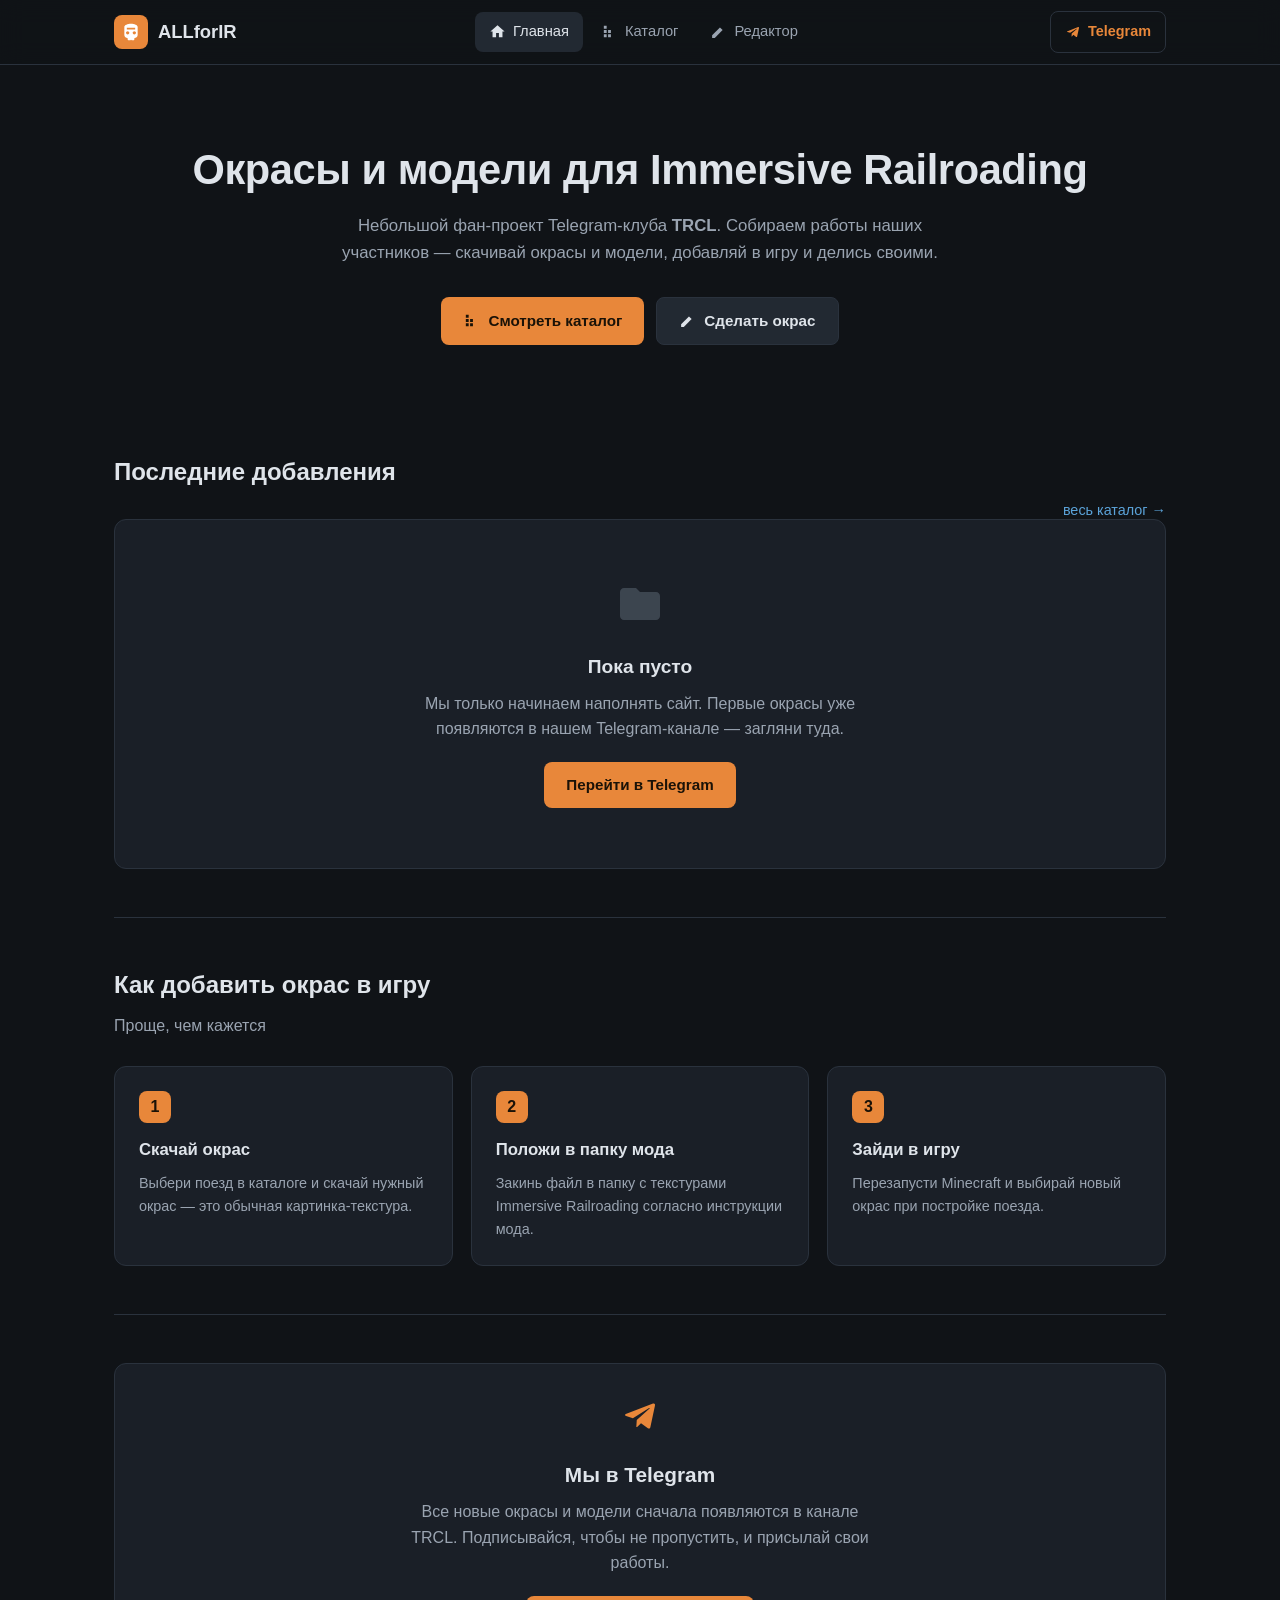
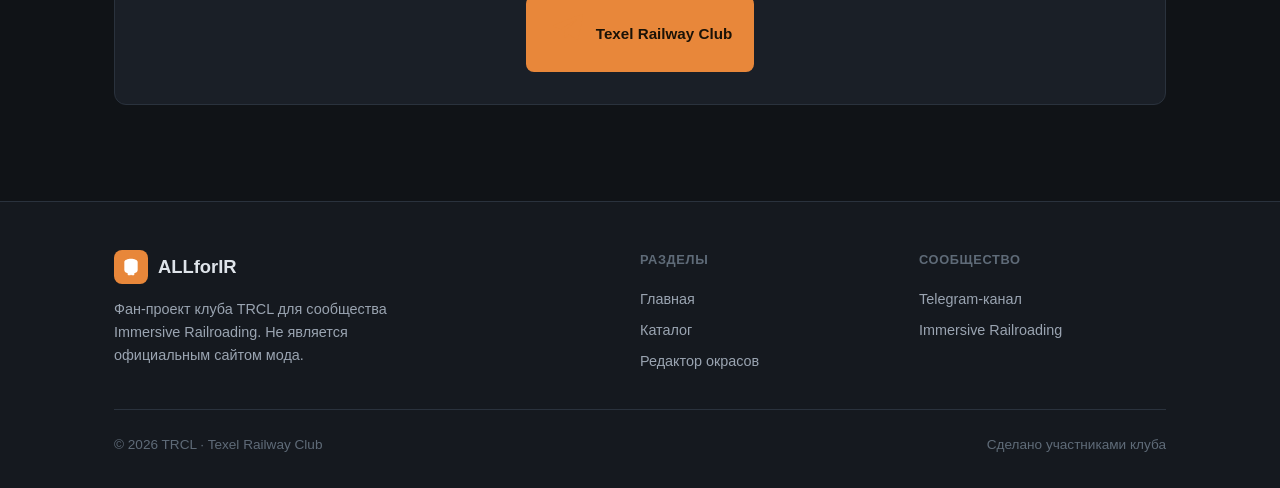
<file: index.html>
<!DOCTYPE html>
<html lang="ru">
<head>
<meta charset="UTF-8">
<meta name="viewport" content="width=device-width, initial-scale=1.0">
<title>ALLforIR — окрасы и модели для Immersive Railroading</title>
<meta name="description" content="Фан-проект клуба TRCL. Окрасы и модели для мода Immersive Railroading от участников сообщества.">
<link rel="stylesheet" href="css/main.css">
</head>
<body>
<header class="header"><div class="container header-inner">
<a href="/" class="logo"><div class="logo-icon"><svg viewBox="0 0 24 24"><path d="M12 2C8 2 4 3.5 4 6v9.5C4 17.5 6 19 8 19.5V21c0 .5.5 1 1 1h2c.5 0 1-.5 1-1v-1h0v1c0 .5.5 1 1 1h2c.5 0 1-.5 1-1v-1.5c2-.5 4-2 4-4V6c0-2.5-4-4-8-4zm-4 13c-1 0-2-1-2-2s1-2 2-2 2 1 2 2-1 2-2 2zm8 0c-1 0-2-1-2-2s1-2 2-2 2 1 2 2-1 2-2 2zm1-6H7V7h10v5z"/></svg></div><span>ALLforIR</span></a>
<nav class="nav">
<a href="/" class="nav-link active"><svg viewBox="0 0 24 24"><path d="M10 20v-6h4v6h5v-8h3L12 3 2 12h3v8z"/></svg>Главная</a>
<a href="/catalog.html" class="nav-link"><svg viewBox="0 0 24 24"><path d="M4 8h4V4H4v4zm6 12h4v-4h-4v4zm-6 0h4v-4H4v4zm0-6h4v-4H4v4zm6 0h4v-4h-4v4z"/></svg>Каталог</a>
<a href="/editor.html" class="nav-link"><svg viewBox="0 0 24 24"><path d="M3 17.25V21h3.75L17.81 9.94l-3.75-3.75L3 17.25z"/></svg>Редактор</a>
</nav>
<a href="https://t.me/Texel_railway_club" target="_blank" rel="noopener" class="nav-tg"><svg viewBox="0 0 24 24"><path d="M9.78 18.65l.28-4.23 7.68-6.92c.34-.31-.07-.46-.52-.19L7.74 13.3 3.64 12c-.88-.25-.89-.86.2-1.3l15.97-6.16c.73-.33 1.43.18 1.15 1.3l-2.72 12.81c-.19.91-.74 1.13-1.5.71l-4.14-3.06-1.99 1.93c-.23.23-.42.42-.83.42z"/></svg>Telegram</a>
</div></header>

<section class="hero"><div class="container">
<h1>Окрасы и модели для Immersive Railroading</h1>
<p>Небольшой фан-проект Telegram-клуба <strong>TRCL</strong>. Собираем работы наших участников — скачивай окрасы и модели, добавляй в игру и делись своими.</p>
<div class="hero-buttons">
<a href="/catalog.html" class="btn btn-primary"><svg viewBox="0 0 24 24"><path d="M4 8h4V4H4v4zm6 12h4v-4h-4v4zm-6 0h4v-4H4v4zm0-6h4v-4H4v4zm6 0h4v-4h-4v4z"/></svg>Смотреть каталог</a>
<a href="/editor.html" class="btn btn-secondary"><svg viewBox="0 0 24 24"><path d="M3 17.25V21h3.75L17.81 9.94l-3.75-3.75L3 17.25z"/></svg>Сделать окрас</a>
</div>
</div></section>

<div class="container">
<section class="section">
<div class="section-header"><h2>Последние добавления</h2><a href="/catalog.html" class="section-link">весь каталог →</a></div>
<div id="recentItems"><div class="loader"><div class="loader-spinner"></div></div></div>
</section>

<section class="section">
<div class="section-header"><h2>Как добавить окрас в игру</h2><p>Проще, чем кажется</p></div>
<div class="steps">
<div class="step"><div class="step-num">1</div><h3>Скачай окрас</h3><p>Выбери поезд в каталоге и скачай нужный окрас — это обычная картинка-текстура.</p></div>
<div class="step"><div class="step-num">2</div><h3>Положи в папку мода</h3><p>Закинь файл в папку с текстурами Immersive Railroading согласно инструкции мода.</p></div>
<div class="step"><div class="step-num">3</div><h3>Зайди в игру</h3><p>Перезапусти Minecraft и выбирай новый окрас при постройке поезда.</p></div>
</div>
</section>

<section class="section">
<div class="tg-banner">
<svg viewBox="0 0 24 24"><path d="M9.78 18.65l.28-4.23 7.68-6.92c.34-.31-.07-.46-.52-.19L7.74 13.3 3.64 12c-.88-.25-.89-.86.2-1.3l15.97-6.16c.73-.33 1.43.18 1.15 1.3l-2.72 12.81c-.19.91-.74 1.13-1.5.71l-4.14-3.06-1.99 1.93c-.23.23-.42.42-.83.42z"/></svg>
<h3>Мы в Telegram</h3>
<p>Все новые окрасы и модели сначала появляются в канале TRCL. Подписывайся, чтобы не пропустить, и присылай свои работы.</p>
<a href="https://t.me/Texel_railway_club" target="_blank" rel="noopener" class="btn btn-primary"><svg viewBox="0 0 24 24"><path d="M9.78 18.65l.28-4.23 7.68-6.92c.34-.31-.07-.46-.52-.19L7.74 13.3 3.64 12c-.88-.25-.89-.86.2-1.3l15.97-6.16c.73-.33 1.43.18 1.15 1.3l-2.72 12.81c-.19.91-.74 1.13-1.5.71l-4.14-3.06-1.99 1.93c-.23.23-.42.42-.83.42z"/></svg>Texel Railway Club</a>
</div>
</section>
</div>

<footer class="footer"><div class="container">
<div class="footer-grid">
<div class="footer-brand">
<a href="/" class="logo"><div class="logo-icon"><svg viewBox="0 0 24 24"><path d="M12 2C8 2 4 3.5 4 6v9.5C4 17.5 6 19 8 19.5V21c0 .5.5 1 1 1h2c.5 0 1-.5 1-1v-1h0v1c0 .5.5 1 1 1h2c.5 0 1-.5 1-1v-1.5c2-.5 4-2 4-4V6c0-2.5-4-4-8-4z"/></svg></div><span>ALLforIR</span></a>
<p>Фан-проект клуба TRCL для сообщества Immersive Railroading. Не является официальным сайтом мода.</p>
</div>
<div class="footer-column"><h4>Разделы</h4><ul class="footer-links"><li><a href="/">Главная</a></li><li><a href="/catalog.html">Каталог</a></li><li><a href="/editor.html">Редактор окрасов</a></li></ul></div>
<div class="footer-column"><h4>Сообщество</h4><ul class="footer-links"><li><a href="https://t.me/Texel_railway_club" target="_blank" rel="noopener">Telegram-канал</a></li><li><a href="https://www.curseforge.com/minecraft/mc-mods/immersive-railroading" target="_blank" rel="noopener">Immersive Railroading</a></li></ul></div>
</div>
<div class="footer-bottom"><p>© 2026 TRCL · Texel Railway Club</p><p>Сделано участниками клуба</p></div>
</div></footer>

<div class="toast-container" id="toastContainer"></div>
<script src="js/app.js"></script>
<script src="js/index.js"></script>
</body>
</html>
</file>
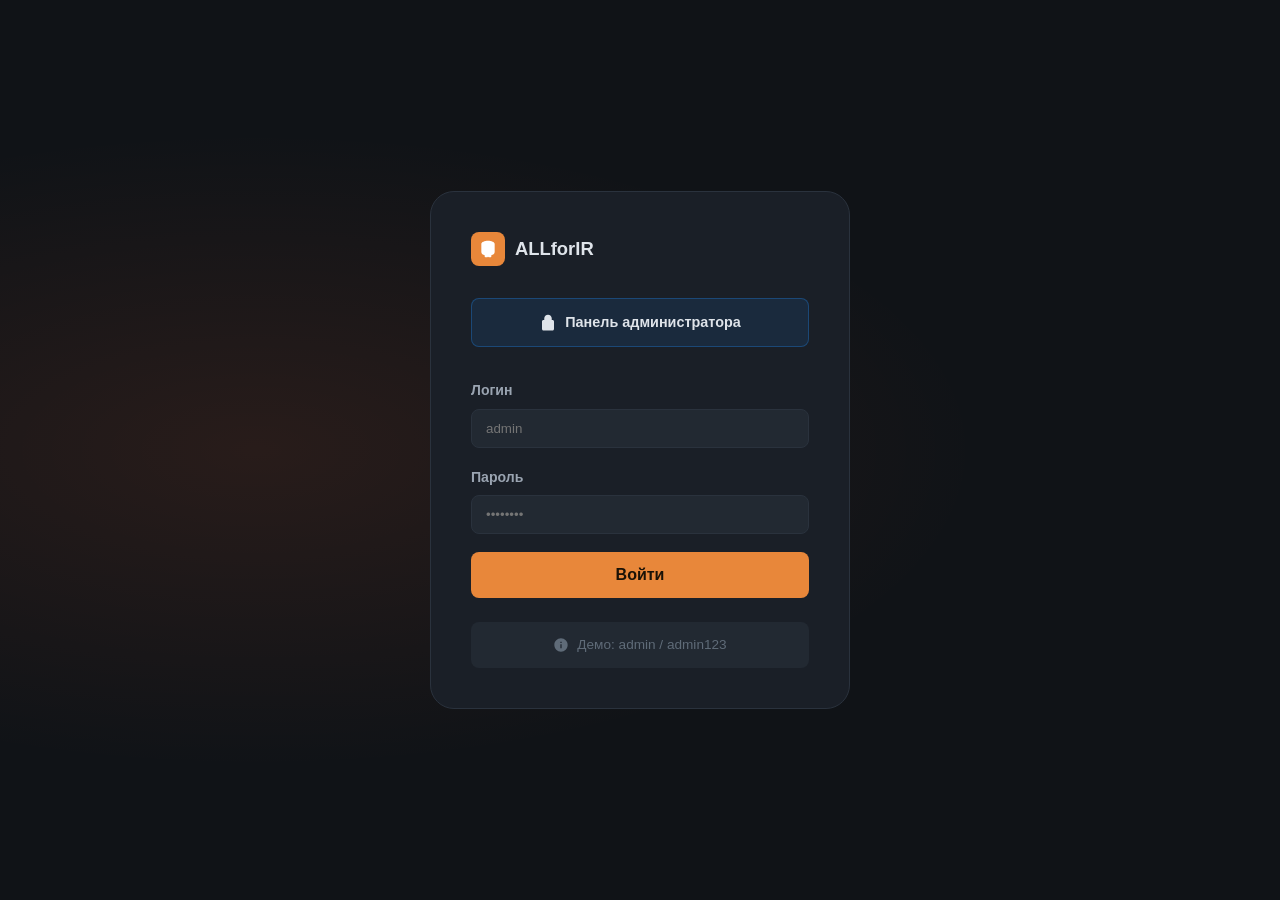
<file: admin/index.html>
<!DOCTYPE html>
<html lang="ru">
<head>
<meta charset="UTF-8">
<meta name="viewport" content="width=device-width, initial-scale=1.0">
<title>Админ — ALLforIR</title>
<link rel="stylesheet" href="/css/main.css">
<link rel="stylesheet" href="/css/admin.css">
</head>
<body>
<div class="login-page"><div class="login-container">
<div class="login-header"><a href="/" class="logo"><div class="logo-icon"><svg viewBox="0 0 24 24"><path d="M12 2C8 2 4 3.5 4 6v9.5C4 17.5 6 19 8 19.5V21c0 .5.5 1 1 1h2c.5 0 1-.5 1-1v-1h0v1c0 .5.5 1 1 1h2c.5 0 1-.5 1-1v-1.5c2-.5 4-2 4-4V6c0-2.5-4-4-8-4z"/></svg></div><div class="logo-text">ALL<span>for</span>IR</div></a></div>
<div class="login-badge"><svg viewBox="0 0 24 24"><path d="M18 8h-1V6c0-2.76-2.24-5-5-5S7 3.24 7 6v2H6c-1.1 0-2 .9-2 2v10c0 1.1.9 2 2 2h12c1.1 0 2-.9 2-2V10c0-1.1-.9-2-2-2z"/></svg>Панель администратора</div>
<form id="loginForm">
<div class="form-group"><label class="form-label">Логин</label><input type="text" class="form-input" id="username" placeholder="admin" required></div>
<div class="form-group"><label class="form-label">Пароль</label><input type="password" class="form-input" id="password" placeholder="••••••••" required></div>
<button type="submit" class="btn btn-primary btn-lg" style="width:100%">Войти</button>
</form>
<div class="login-hint"><svg viewBox="0 0 24 24"><path d="M12 2C6.48 2 2 6.48 2 12s4.48 10 10 10 10-4.48 10-10S17.52 2 12 2zm1 15h-2v-6h2v6zm0-8h-2V7h2v2z"/></svg>Демо: admin / admin123</div>
</div></div>
<div class="toast-container" id="toastContainer"></div>
<script src="/js/app.js"></script>
<script>
document.getElementById('loginForm').addEventListener('submit', function(e) {
    e.preventDefault();
    var u = document.getElementById('username').value.trim();
    var p = document.getElementById('password').value;
    if (u === 'admin' && p === 'admin123') {
        localStorage.setItem('allforir_admin_session', JSON.stringify({token:'s_'+Date.now(),expires:Date.now()+86400000}));
        window.location.href = '/admin/dashboard.html';
    } else {
        alert('Неверный логин или пароль');
    }
});
var s = localStorage.getItem('allforir_admin_session');
if (s) { try { var o = JSON.parse(s); if (o.expires > Date.now()) window.location.href = '/admin/dashboard.html'; } catch(e){} }
</script>
</body>
</html>
</file>
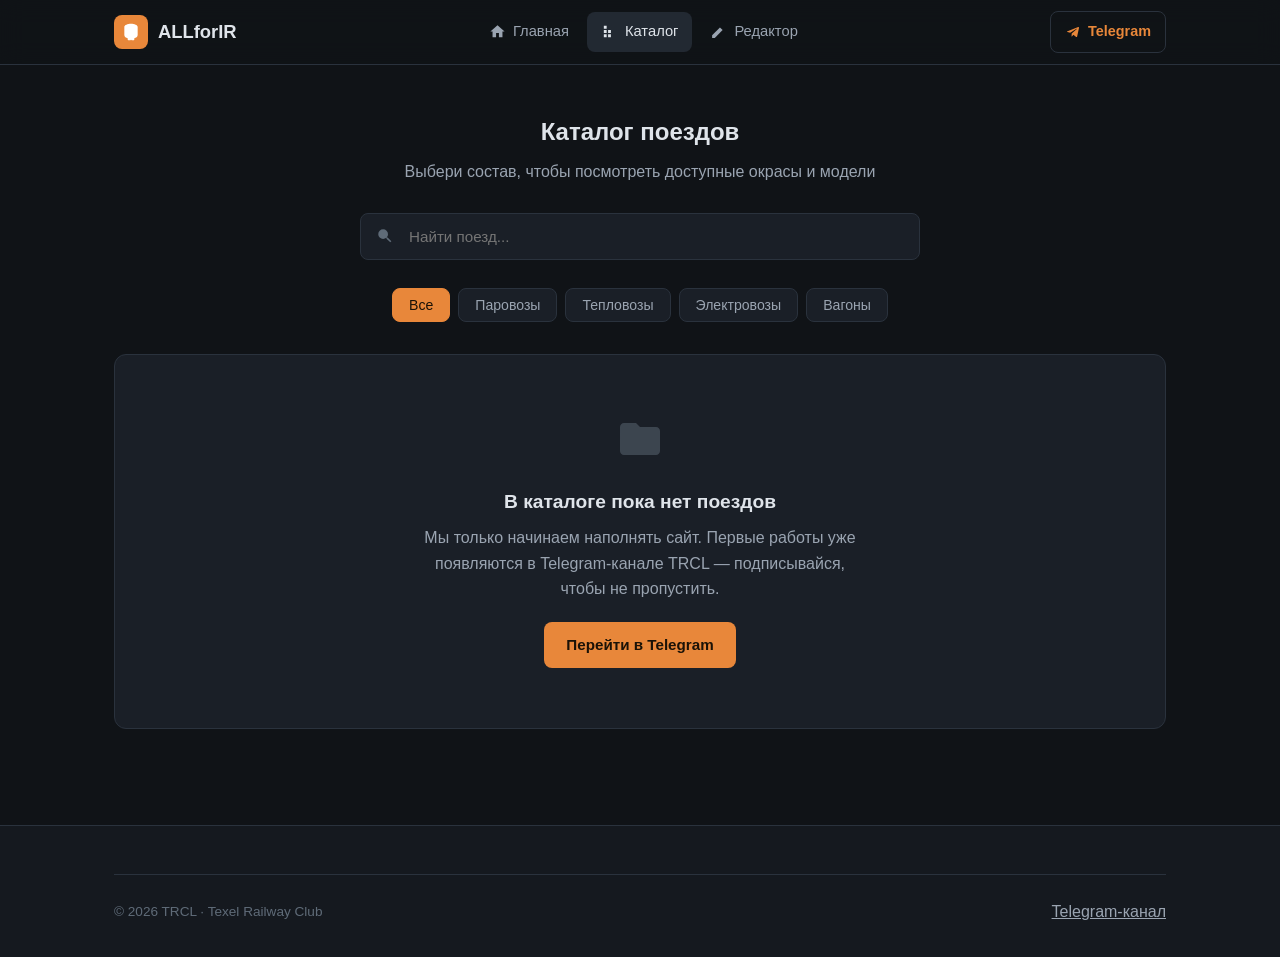
<file: catalog.html>
<!DOCTYPE html>
<html lang="ru">
<head>
<meta charset="UTF-8">
<meta name="viewport" content="width=device-width, initial-scale=1.0">
<title>Каталог — ALLforIR</title>
<link rel="stylesheet" href="css/main.css">
</head>
<body>
<header class="header"><div class="container header-inner">
<a href="/" class="logo"><div class="logo-icon"><svg viewBox="0 0 24 24"><path d="M12 2C8 2 4 3.5 4 6v9.5C4 17.5 6 19 8 19.5V21c0 .5.5 1 1 1h2c.5 0 1-.5 1-1v-1h0v1c0 .5.5 1 1 1h2c.5 0 1-.5 1-1v-1.5c2-.5 4-2 4-4V6c0-2.5-4-4-8-4z"/></svg></div><span>ALLforIR</span></a>
<nav class="nav">
<a href="/" class="nav-link"><svg viewBox="0 0 24 24"><path d="M10 20v-6h4v6h5v-8h3L12 3 2 12h3v8z"/></svg>Главная</a>
<a href="/catalog.html" class="nav-link active"><svg viewBox="0 0 24 24"><path d="M4 8h4V4H4v4zm6 12h4v-4h-4v4zm-6 0h4v-4H4v4zm0-6h4v-4H4v4zm6 0h4v-4h-4v4z"/></svg>Каталог</a>
<a href="/editor.html" class="nav-link"><svg viewBox="0 0 24 24"><path d="M3 17.25V21h3.75L17.81 9.94l-3.75-3.75L3 17.25z"/></svg>Редактор</a>
</nav>
<a href="https://t.me/Texel_railway_club" target="_blank" rel="noopener" class="nav-tg"><svg viewBox="0 0 24 24"><path d="M9.78 18.65l.28-4.23 7.68-6.92c.34-.31-.07-.46-.52-.19L7.74 13.3 3.64 12c-.88-.25-.89-.86.2-1.3l15.97-6.16c.73-.33 1.43.18 1.15 1.3l-2.72 12.81c-.19.91-.74 1.13-1.5.71l-4.14-3.06-1.99 1.93c-.23.23-.42.42-.83.42z"/></svg>Telegram</a>
</div></header>

<section class="catalog"><div class="container">
<div class="section-header" style="text-align:center"><h2>Каталог поездов</h2><p>Выбери состав, чтобы посмотреть доступные окрасы и модели</p></div>
<div class="search-bar"><svg viewBox="0 0 24 24"><path d="M15.5 14h-.79l-.28-.27A6.471 6.471 0 0 0 16 9.5 6.5 6.5 0 1 0 9.5 16c1.61 0 3.09-.59 4.23-1.57l.27.28v.79l5 4.99L20.49 19l-4.99-5z"/></svg><input type="text" id="searchInput" placeholder="Найти поезд..."></div>
<div class="filters">
<button class="filter-btn active" data-category="all">Все</button>
<button class="filter-btn" data-category="steam">Паровозы</button>
<button class="filter-btn" data-category="diesel">Тепловозы</button>
<button class="filter-btn" data-category="electric">Электровозы</button>
<button class="filter-btn" data-category="wagon">Вагоны</button>
</div>
<div class="trains-grid" id="trainsGrid"><div class="loader"><div class="loader-spinner"></div></div></div>
</div></section>

<footer class="footer"><div class="container">
<div class="footer-bottom"><p>© 2026 TRCL · Texel Railway Club</p><a href="https://t.me/Texel_railway_club" target="_blank" rel="noopener" style="color:var(--text-secondary)">Telegram-канал</a></div>
</div></footer>
<div class="toast-container" id="toastContainer"></div>
<script src="js/app.js"></script>
<script src="js/catalog.js"></script>
</body>
</html>
</file>
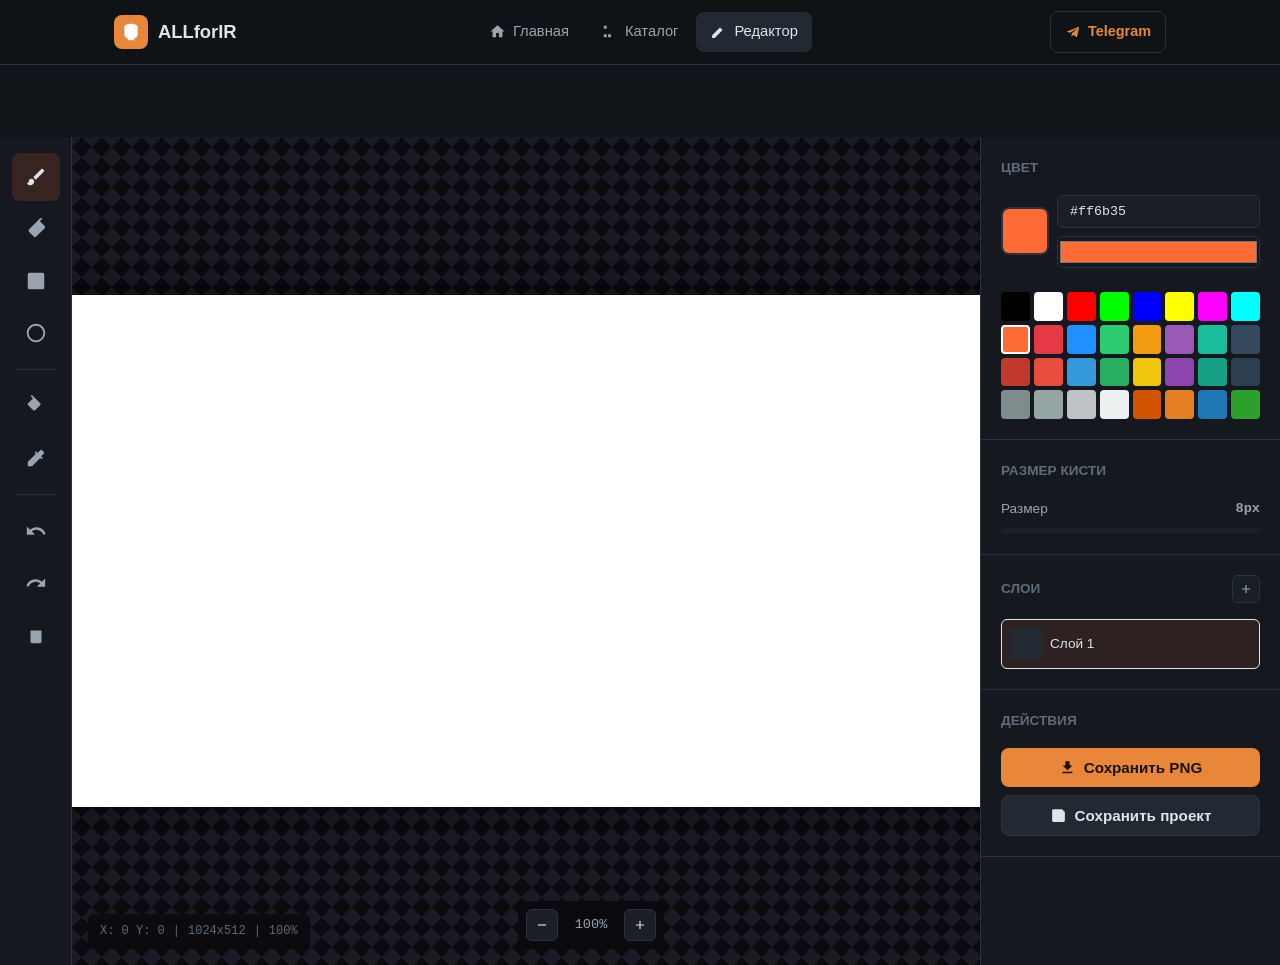
<file: editor.html>
<!DOCTYPE html>
<html lang="ru">
<head>
<meta charset="UTF-8">
<meta name="viewport" content="width=device-width, initial-scale=1.0">
<title>Редактор окрасов — ALLforIR</title>
<link rel="stylesheet" href="css/main.css">
<link rel="stylesheet" href="css/editor.css">
</head>
<body>
<header class="header"><div class="container header-inner">
<a href="/" class="logo"><div class="logo-icon"><svg viewBox="0 0 24 24"><path d="M12 2C8 2 4 3.5 4 6v9.5C4 17.5 6 19 8 19.5V21c0 .5.5 1 1 1h2c.5 0 1-.5 1-1v-1h0v1c0 .5.5 1 1 1h2c.5 0 1-.5 1-1v-1.5c2-.5 4-2 4-4V6c0-2.5-4-4-8-4z"/></svg></div><span>ALLforIR</span></a>
<nav class="nav">
<a href="/" class="nav-link"><svg viewBox="0 0 24 24"><path d="M10 20v-6h4v6h5v-8h3L12 3 2 12h3v8z"/></svg>Главная</a>
<a href="/catalog.html" class="nav-link"><svg viewBox="0 0 24 24"><path d="M4 8h4V4H4v4zm6 12h4v-4h-4v4zm-6 0h4v-4H4v4z"/></svg>Каталог</a>
<a href="/editor.html" class="nav-link active"><svg viewBox="0 0 24 24"><path d="M3 17.25V21h3.75L17.81 9.94l-3.75-3.75L3 17.25z"/></svg>Редактор</a>
</nav>
<a href="https://t.me/Texel_railway_club" target="_blank" rel="noopener" class="nav-tg"><svg viewBox="0 0 24 24"><path d="M9.78 18.65l.28-4.23 7.68-6.92c.34-.31-.07-.46-.52-.19L7.74 13.3 3.64 12c-.88-.25-.89-.86.2-1.3l15.97-6.16c.73-.33 1.43.18 1.15 1.3l-2.72 12.81c-.19.91-.74 1.13-1.5.71l-4.14-3.06-1.99 1.93c-.23.23-.42.42-.83.42z"/></svg>Telegram</a>
</div></header>

<div class="editor-page"><div class="editor-container">
<div class="toolbar">
<button class="tool-btn active" data-tool="brush" data-tooltip="Кисть (B)"><svg viewBox="0 0 24 24"><path d="M7 14c-1.66 0-3 1.34-3 3 0 1.31-1.16 2-2 2 .92 1.22 2.49 2 4 2 2.21 0 4-1.79 4-4 0-1.66-1.34-3-3-3zm13.71-9.37l-1.34-1.34c-.39-.39-1.02-.39-1.41 0L9 12.25 11.75 15l8.96-8.96c.39-.39.39-1.02 0-1.41z"/></svg></button>
<button class="tool-btn" data-tool="eraser" data-tooltip="Ластик (E)"><svg viewBox="0 0 24 24"><path d="M16.24 3.56l4.95 4.94c.78.79.78 2.05 0 2.84L12.29 20.2a2.01 2.01 0 0 1-2.83 0L4.51 15.2c-.78-.78-.78-2.05 0-2.83l11.73-11.7c.78-.79 2.05-.79 2.83 0z"/></svg></button>
<button class="tool-btn" data-tool="rect" data-tooltip="Прямоугольник (R)"><svg viewBox="0 0 24 24"><path d="M3 5v14c0 1.1.89 2 2 2h14c1.1 0 2-.9 2-2V5c0-1.1-.9-2-2-2H5c-1.11 0-2 .9-2 2z"/></svg></button>
<button class="tool-btn" data-tool="circle" data-tooltip="Круг (C)"><svg viewBox="0 0 24 24"><path d="M12 2C6.48 2 2 6.48 2 12s4.48 10 10 10 10-4.48 10-10S17.52 2 12 2zm0 18c-4.42 0-8-3.58-8-8s3.58-8 8-8 8 3.58 8 8-3.58 8-8 8z"/></svg></button>
<div class="toolbar-divider"></div>
<button class="tool-btn" data-tool="fill" data-tooltip="Заливка (F)"><svg viewBox="0 0 24 24"><path d="M16.56 8.94L7.62 0 6.21 1.41l2.38 2.38-5.15 5.15c-.59.59-.59 1.54 0 2.12l5.5 5.5c.29.29.68.44 1.06.44s.77-.15 1.06-.44l5.5-5.5c.59-.58.59-1.53 0-2.12z"/></svg></button>
<button class="tool-btn" data-tool="eyedropper" data-tooltip="Пипетка (I)"><svg viewBox="0 0 24 24"><path d="M20.71 5.63l-2.34-2.34c-.39-.39-1.02-.39-1.41 0l-3.12 3.12-1.93-1.91-1.41 1.41 1.42 1.42L3 16.25V21h4.75l8.94-8.94 1.42 1.42 1.41-1.41-1.92-1.92 3.12-3.12z"/></svg></button>
<div class="toolbar-divider"></div>
<button class="tool-btn" data-action="undo" data-tooltip="Отменить (Ctrl+Z)"><svg viewBox="0 0 24 24"><path d="M12.5 8c-2.65 0-5.05.99-6.9 2.6L2 7v9h9l-3.62-3.62c1.39-1.16 3.16-1.88 5.12-1.88 3.54 0 6.55 2.31 7.6 5.5l2.37-.78C21.08 11.03 17.15 8 12.5 8z"/></svg></button>
<button class="tool-btn" data-action="redo" data-tooltip="Повторить (Ctrl+Y)"><svg viewBox="0 0 24 24"><path d="M18.4 10.6C16.55 8.99 14.15 8 11.5 8c-4.65 0-8.58 3.03-9.96 7.22L3.9 16c1.05-3.19 4.05-5.5 7.6-5.5 1.95 0 3.73.72 5.12 1.88L13 16h9V7l-3.6 3.6z"/></svg></button>
<button class="tool-btn" data-action="clear" data-tooltip="Очистить"><svg viewBox="0 0 24 24"><path d="M6 19c0 1.1.9 2 2 2h8c1.1 0 2-.9 2-2V7H6v12z"/></svg></button>
</div>
<div class="canvas-area" id="canvasArea">
<div class="canvas-wrapper"><canvas id="editorCanvas" width="1024" height="512"></canvas></div>
<div class="canvas-info"><span id="cursorPos">X: 0 Y: 0</span><span>|</span><span>1024x512</span><span>|</span><span id="zoomLevel">100%</span></div>
<div class="zoom-controls">
<button class="zoom-btn" id="zoomOut"><svg viewBox="0 0 24 24"><path d="M19 13H5v-2h14v2z"/></svg></button>
<span class="zoom-value" id="zoomValue">100%</span>
<button class="zoom-btn" id="zoomIn"><svg viewBox="0 0 24 24"><path d="M19 13h-6v6h-2v-6H5v-2h6V5h2v6h6v2z"/></svg></button>
</div>
</div>
<div class="panel">
<div class="panel-section"><div class="panel-header"><span class="panel-title">Цвет</span></div>
<div class="color-picker">
<div class="color-preview"><div class="color-swatch" id="currentColor"><div class="color-fill" style="background:#e8873a"></div></div>
<div class="color-inputs"><input type="text" class="color-hex" id="colorHex" value="#e8873a"><input type="color" id="colorPicker" value="#e8873a"></div>
</div>
<div class="palette" id="palette"></div>
</div></div>
<div class="panel-section"><div class="panel-header"><span class="panel-title">Размер кисти</span></div>
<div class="size-control">
<div class="size-preview"><span>Размер</span><span class="size-value" id="sizeValue">8px</span></div>
<input type="range" class="size-slider" id="sizeSlider" min="1" max="100" value="8">
</div></div>
<div class="panel-section"><div class="panel-header"><span class="panel-title">Слои</span>
<div class="panel-actions"><button class="panel-btn" id="addLayerBtn"><svg viewBox="0 0 24 24"><path d="M19 13h-6v6h-2v-6H5v-2h6V5h2v6h6v2z"/></svg></button></div></div>
<div class="layers-list" id="layersList"></div></div>
<div class="panel-section"><div class="panel-header"><span class="panel-title">Действия</span></div>
<div class="action-buttons">
<button class="btn btn-primary" id="saveBtn"><svg viewBox="0 0 24 24"><path d="M19 9h-4V3H9v6H5l7 7 7-7zM5 18v2h14v-2H5z"/></svg>Сохранить PNG</button>
<button class="btn btn-secondary" id="saveProjectBtn"><svg viewBox="0 0 24 24"><path d="M17 3H5c-1.11 0-2 .9-2 2v14c0 1.1.89 2 2 2h14c1.1 0 2-.9 2-2V7l-4-4z"/></svg>Сохранить проект</button>
</div></div>
</div>
</div></div>
<div class="toast-container" id="toastContainer"></div>
<script src="js/app.js"></script>
<script src="js/editor.js"></script>
</body>
</html>
</file>
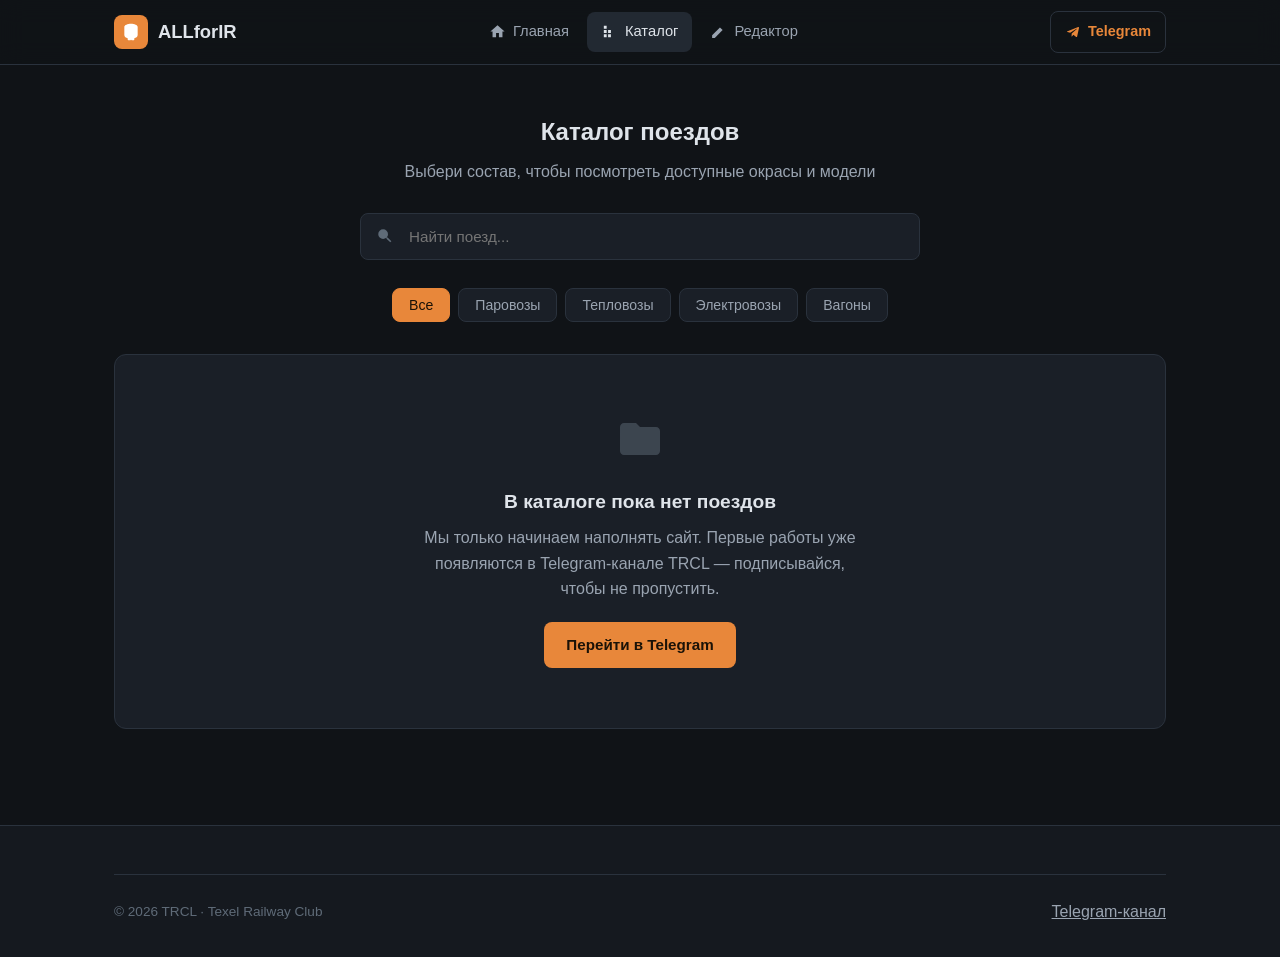
<file: train.html>
<!DOCTYPE html>
<html lang="ru">
<head>
<meta charset="UTF-8">
<meta name="viewport" content="width=device-width, initial-scale=1.0">
<title>Поезд — ALLforIR</title>
<link rel="stylesheet" href="css/main.css">
</head>
<body>
<header class="header"><div class="container header-inner">
<a href="/" class="logo"><div class="logo-icon"><svg viewBox="0 0 24 24"><path d="M12 2C8 2 4 3.5 4 6v9.5C4 17.5 6 19 8 19.5V21c0 .5.5 1 1 1h2c.5 0 1-.5 1-1v-1h0v1c0 .5.5 1 1 1h2c.5 0 1-.5 1-1v-1.5c2-.5 4-2 4-4V6c0-2.5-4-4-8-4z"/></svg></div><span>ALLforIR</span></a>
<nav class="nav">
<a href="/" class="nav-link"><svg viewBox="0 0 24 24"><path d="M10 20v-6h4v6h5v-8h3L12 3 2 12h3v8z"/></svg>Главная</a>
<a href="/catalog.html" class="nav-link"><svg viewBox="0 0 24 24"><path d="M4 8h4V4H4v4zm6 12h4v-4h-4v4zm-6 0h4v-4H4v4z"/></svg>Каталог</a>
<a href="/editor.html" class="nav-link"><svg viewBox="0 0 24 24"><path d="M3 17.25V21h3.75L17.81 9.94l-3.75-3.75L3 17.25z"/></svg>Редактор</a>
</nav>
<a href="https://t.me/Texel_railway_club" target="_blank" rel="noopener" class="nav-tg"><svg viewBox="0 0 24 24"><path d="M9.78 18.65l.28-4.23 7.68-6.92c.34-.31-.07-.46-.52-.19L7.74 13.3 3.64 12c-.88-.25-.89-.86.2-1.3l15.97-6.16c.73-.33 1.43.18 1.15 1.3l-2.72 12.81c-.19.91-.74 1.13-1.5.71l-4.14-3.06-1.99 1.93c-.23.23-.42.42-.83.42z"/></svg>Telegram</a>
</div></header>

<section class="train-page"><div class="container">
<a href="/catalog.html" class="btn btn-ghost" style="margin-bottom:20px;"><svg viewBox="0 0 24 24"><path d="M20 11H7.83l5.59-5.59L12 4l-8 8 8 8 1.41-1.41L7.83 13H20v-2z"/></svg>Назад в каталог</a>
<div class="train-header"><div class="train-info"><h1 id="trainName">Загрузка...</h1><p id="trainDesc"></p></div><div class="train-gallery"><svg viewBox="0 0 24 24" style="width:52px;height:52px;fill:var(--text-muted);opacity:0.4"><path d="M12 2C8 2 4 3.5 4 6v9.5C4 17.5 6 19 8 19.5V21c0 .5.5 1 1 1h2c.5 0 1-.5 1-1v-1h0v1c0 .5.5 1 1 1h2c.5 0 1-.5 1-1v-1.5c2-.5 4-2 4-4V6c0-2.5-4-4-8-4z"/></svg></div></div>
<div class="tabs">
<button class="tab active" data-tab="liveries"><svg viewBox="0 0 24 24"><path d="M12 22C6.49 22 2 17.51 2 12S6.49 2 12 2s10 4.04 10 9c0 3.31-2.69 6-6 6z"/></svg>Окрасы <span class="tab-count" id="liveriesCount">0</span></button>
<button class="tab" data-tab="models"><svg viewBox="0 0 24 24"><path d="M19 3H5c-1.1 0-2 .9-2 2v14c0 1.1.9 2 2 2h14c1.1 0 2-.9 2-2V5c0-1.1-.9-2-2-2z"/></svg>Модели <span class="tab-count" id="modelsCount">0</span></button>
</div>
<div class="items-grid" id="itemsGrid"><div class="loader"><div class="loader-spinner"></div></div></div>
</div></section>

<footer class="footer"><div class="container"><div class="footer-bottom"><p>© 2026 TRCL · Texel Railway Club</p></div></div></footer>
<div class="toast-container" id="toastContainer"></div>
<script src="js/app.js"></script>
<script src="js/train.js"></script>
</body>
</html>
</file>
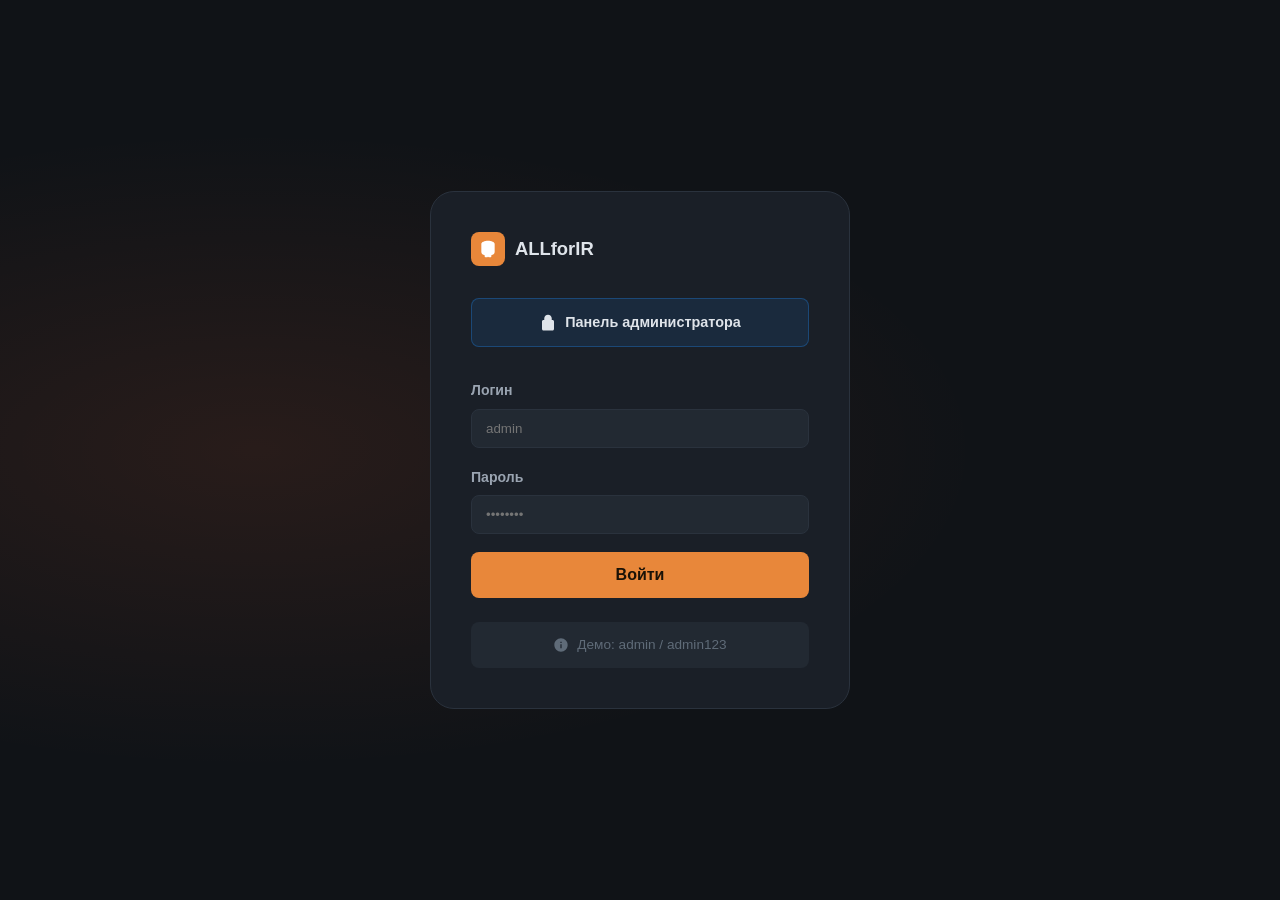
<file: admin/dashboard.html>
<!DOCTYPE html>
<html lang="ru">
<head>
<meta charset="UTF-8">
<meta name="viewport" content="width=device-width, initial-scale=1.0">
<title>Админ-панель — ALLforIR</title>
<link rel="stylesheet" href="/css/main.css">
<link rel="stylesheet" href="/css/admin.css">
</head>
<body>
<div class="dashboard">
<aside class="sidebar">
<div class="sidebar-header"><a href="/" class="logo"><div class="logo-icon"><svg viewBox="0 0 24 24"><path d="M12 2C8 2 4 3.5 4 6v9.5C4 17.5 6 19 8 19.5V21c0 .5.5 1 1 1h2c.5 0 1-.5 1-1v-1h0v1c0 .5.5 1 1 1h2c.5 0 1-.5 1-1v-1.5c2-.5 4-2 4-4V6c0-2.5-4-4-8-4z"/></svg></div><span>ALLforIR</span></a></div>
<nav class="sidebar-nav">
<a href="#overview" class="sidebar-link active" data-section="overview"><svg viewBox="0 0 24 24"><path d="M3 13h8V3H3v10zm0 8h8v-6H3v6zm10 0h8V11h-8v10zm0-18v6h8V3h-8z"/></svg>Обзор</a>
<a href="#trains" class="sidebar-link" data-section="trains"><svg viewBox="0 0 24 24"><path d="M12 2C8 2 4 3.5 4 6v9.5C4 17.5 6 19 8 19.5V21c0 .5.5 1 1 1h2c.5 0 1-.5 1-1v-1h0v1c0 .5.5 1 1 1h2c.5 0 1-.5 1-1v-1.5c2-.5 4-2 4-4V6c0-2.5-4-4-8-4z"/></svg>Поезда</a>
<a href="#debug" class="sidebar-link" data-section="debug"><svg viewBox="0 0 24 24"><path d="M20 8h-2.81c-.45-.78-1.07-1.45-1.82-1.96L17 4.41 15.59 3l-2.17 2.17C12.96 5.06 12.49 5 12 5s-.96.06-1.41.17L8.41 3 7 4.41l1.62 1.63C7.88 6.55 7.26 7.22 6.81 8H4v2h2.09c-.05.33-.09.66-.09 1v1H4v2h2v1c0 .34.04.67.09 1H4v2h2.81c1.04 1.79 2.97 3 5.19 3s4.15-1.21 5.19-3H20v-2h-2.09c.05-.33.09-.66.09-1v-1h2v-2h-2v-1c0-.34-.04-.67-.09-1H20V8z"/></svg>Отладка</a>
</nav>
<div class="sidebar-footer">
<div class="sidebar-user"><div class="sidebar-user-avatar">T</div><div class="sidebar-user-info"><div class="sidebar-user-name">TRCL</div><div class="sidebar-user-role">Админ</div></div></div>
<a href="/" class="sidebar-link"><svg viewBox="0 0 24 24"><path d="M10 20v-6h4v6h5v-8h3L12 3 2 12h3v8z"/></svg>На сайт</a>
<button class="sidebar-link" id="logoutBtn"><svg viewBox="0 0 24 24"><path d="M17 7l-1.41 1.41L18.17 11H8v2h10.17l-2.58 2.58L17 17l5-5z"/></svg>Выйти</button>
</div>
</aside>
<main class="dashboard-main">
<section class="admin-section active" id="section-overview">
<div class="dashboard-header"><div class="dashboard-title"><h1>Панель управления</h1><p>Наполнение сайта ALLforIR</p></div><a href="/" class="btn btn-secondary" target="_blank">Открыть сайт</a></div>
<div class="stats-grid">
<div class="stat-card"><div class="stat-card-header"><div class="stat-card-icon orange"><svg viewBox="0 0 24 24"><path d="M12 2C8 2 4 3.5 4 6v9.5C4 17.5 6 19 8 19.5V21c0 .5.5 1 1 1h2c.5 0 1-.5 1-1v-1h0v1c0 .5.5 1 1 1h2c.5 0 1-.5 1-1v-1.5c2-.5 4-2 4-4V6c0-2.5-4-4-8-4z"/></svg></div></div><div class="stat-card-value" id="statTrains">0</div><div class="stat-card-label">Поездов</div></div>
<div class="stat-card"><div class="stat-card-header"><div class="stat-card-icon blue"><svg viewBox="0 0 24 24"><path d="M12 22C6.49 22 2 17.51 2 12S6.49 2 12 2s10 4.04 10 9c0 3.31-2.69 6-6 6z"/></svg></div></div><div class="stat-card-value" id="statLiveries">0</div><div class="stat-card-label">Окрасов</div></div>
<div class="stat-card"><div class="stat-card-header"><div class="stat-card-icon green"><svg viewBox="0 0 24 24"><path d="M19 3H5c-1.1 0-2 .9-2 2v14c0 1.1.9 2 2 2h14c1.1 0 2-.9 2-2V5c0-1.1-.9-2-2-2z"/></svg></div></div><div class="stat-card-value" id="statModels">0</div><div class="stat-card-label">Моделей</div></div>
<div class="stat-card"><div class="stat-card-header"><div class="stat-card-icon purple"><svg viewBox="0 0 24 24"><path d="M19 9h-4V3H9v6H5l7 7 7-7zM5 18v2h14v-2H5z"/></svg></div></div><div class="stat-card-value" id="statDownloads">0</div><div class="stat-card-label">Скачиваний</div></div>
</div>
</section>
<section class="admin-section" id="section-trains" style="display:none">
<div class="dashboard-header"><div class="dashboard-title"><h1>Поезда</h1><p>Добавляй поезда, к ним потом привяжутся окрасы и модели</p></div><button class="btn btn-primary" id="addTrainBtn"><svg viewBox="0 0 24 24"><path d="M19 13h-6v6h-2v-6H5v-2h6V5h2v6h6v2z"/></svg>Добавить поезд</button></div>
<div class="data-table-card"><table class="data-table"><thead><tr><th>Поезд</th><th>Категория</th><th>Окрасов</th><th>Моделей</th><th>Действия</th></tr></thead><tbody id="trainsTableBody"></tbody></table></div>
</section>
<section class="admin-section" id="section-debug" style="display:none">
<div class="dashboard-header"><div class="dashboard-title"><h1>Отладка</h1><p>Проверка работоспособности сайта</p></div>
<div><button class="btn btn-secondary" id="runTestsBtn"><svg viewBox="0 0 24 24"><path d="M9 16.17L4.83 12l-1.42 1.41L9 19 21 7l-1.41-1.41z"/></svg>Запустить тесты</button> <button class="btn btn-danger" id="clearDebugBtn">Очистить лог</button></div></div>
<div class="stats-grid">
<div class="stat-card"><div class="stat-card-header"><div class="stat-card-icon green"><svg viewBox="0 0 24 24"><path d="M9 16.17L4.83 12l-1.42 1.41L9 19 21 7l-1.41-1.41z"/></svg></div></div><div class="stat-card-value" id="debugPassed">0</div><div class="stat-card-label">Пройдено</div></div>
<div class="stat-card"><div class="stat-card-header"><div class="stat-card-icon purple"><svg viewBox="0 0 24 24"><path d="M12 2C6.48 2 2 6.48 2 12s4.48 10 10 10 10-4.48 10-10S17.52 2 12 2z"/></svg></div></div><div class="stat-card-value" id="debugErrors">0</div><div class="stat-card-label">Ошибок</div></div>
</div>
<div class="debug-panel"><h3><svg viewBox="0 0 24 24"><path d="M20 8h-2.81c-.45-.78-1.07-1.45-1.82-1.96L17 4.41 15.59 3l-2.17 2.17C12.96 5.06 12.49 5 12 5s-.96.06-1.41.17L8.41 3 7 4.41l1.62 1.63C7.88 6.55 7.26 7.22 6.81 8H4v2h2.09c-.05.33-.09.66-.09 1v1H4v2h2v1c0 .34.04.67.09 1H4v2h2.81c1.04 1.79 2.97 3 5.19 3s4.15-1.21 5.19-3H20v-2h-2.09c.05-.33.09-.66.09-1v-1h2v-2h-2v-1c0-.34-.04-.67-.09-1H20V8z"/></svg>Лог</h3><div class="debug-log" id="debugLog"><div class="debug-log-entry"><span class="debug-log-info">Система готова к диагностике</span></div></div></div>
</section>
</main>
</div>
<div class="toast-container" id="toastContainer"></div>
<script src="/js/app.js"></script>
<script src="/js/admin.js"></script>
</body>
</html>
</file>
<file: css/main.css>
*,*::before,*::after{margin:0;padding:0;box-sizing:border-box}
:root{--bg-primary:#101317;--bg-secondary:#15191f;--bg-card:#1a1f27;--bg-elevated:#222932;--border:#2a323d;--border-hover:#3a4552;--text-primary:#dfe4ea;--text-secondary:#9aa4b1;--text-muted:#5f6b78;--accent:#e8873a;--accent-hover:#d97a2e;--link:#5ba3d9;--font-sans:'Inter',-apple-system,sans-serif;--radius-md:8px;--radius-lg:12px;--transition-fast:150ms ease;--transition-normal:250ms ease}
@import url('https://fonts.googleapis.com/css2?family=Inter:wght@400;500;600;700&display=swap');
html{scroll-behavior:smooth}
body{font-family:var(--font-sans);background:var(--bg-primary);color:var(--text-primary);line-height:1.6;min-height:100vh}
::-webkit-scrollbar{width:10px}::-webkit-scrollbar-thumb{background:var(--border-hover)}
::selection{background:var(--accent);color:white}
.container{max-width:1100px;margin:0 auto;padding:0 24px}
a{color:var(--link)}
.header{position:sticky;top:0;z-index:1000;background:rgba(16,19,23,0.95);backdrop-filter:blur(12px);border-bottom:1px solid var(--border)}
.header-inner{display:flex;align-items:center;justify-content:space-between;height:64px;gap:16px}
.logo{display:flex;align-items:center;gap:10px;text-decoration:none;color:var(--text-primary);font-weight:700;font-size:1.15rem}
.logo-icon{width:34px;height:34px;display:flex;align-items:center;justify-content:center;background:var(--accent);border-radius:8px;flex-shrink:0}
.logo-icon svg{width:20px;height:20px;fill:white}
.nav{display:flex;align-items:center;gap:4px}
.nav-link{display:flex;align-items:center;gap:7px;padding:8px 14px;text-decoration:none;color:var(--text-secondary);font-weight:500;font-size:0.92rem;border-radius:var(--radius-md);transition:var(--transition-fast)}
.nav-link:hover{color:var(--text-primary);background:var(--bg-elevated)}
.nav-link.active{color:var(--text-primary);background:var(--bg-elevated)}
.nav-link svg{width:17px;height:17px;fill:currentColor}
.nav-tg{display:flex;align-items:center;gap:7px;padding:8px 14px;text-decoration:none;color:var(--accent);font-weight:600;font-size:0.9rem;border:1px solid var(--border);border-radius:var(--radius-md);transition:var(--transition-fast)}
.nav-tg:hover{border-color:var(--accent);background:rgba(232,135,58,0.08)}
.nav-tg svg{width:16px;height:16px;fill:currentColor}
.btn{display:inline-flex;align-items:center;justify-content:center;gap:8px;padding:11px 22px;border:none;border-radius:var(--radius-md);font-family:var(--font-sans);font-weight:600;font-size:0.95rem;cursor:pointer;transition:var(--transition-fast);text-decoration:none;color:inherit}
.btn svg{width:17px;height:17px;fill:currentColor}
.btn-primary{background:var(--accent);color:#1a1207}
.btn-primary:hover{background:var(--accent-hover)}
.btn-secondary{background:var(--bg-elevated);color:var(--text-primary);border:1px solid var(--border)}
.btn-secondary:hover{border-color:var(--border-hover)}
.btn-ghost{background:transparent;color:var(--text-secondary)}
.btn-ghost:hover{color:var(--text-primary);background:var(--bg-elevated)}
.btn-lg{padding:14px 28px;font-size:1rem}.btn-sm{padding:8px 14px;font-size:0.85rem}
.btn-danger{background:#c0392b;color:white}
.btn-danger:hover{background:#a93226}
.hero{padding:80px 0 60px;text-align:center}
.hero h1{font-size:clamp(1.7rem,4vw,2.6rem);font-weight:700;line-height:1.2;margin-bottom:18px;letter-spacing:-0.01em}
.hero p{font-size:1.05rem;color:var(--text-secondary);max-width:640px;margin:0 auto 30px}
.hero-buttons{display:flex;gap:12px;justify-content:center;flex-wrap:wrap}
.section{padding:48px 0;border-top:1px solid var(--border)}
.section:first-of-type{border-top:none}
.section-header{margin-bottom:28px}
.section-header h2{font-size:1.5rem;font-weight:700;margin-bottom:8px}
.section-header p{color:var(--text-secondary)}
.section-link{float:right;color:var(--link);text-decoration:none;font-size:0.9rem}
.section-link:hover{text-decoration:underline}
.catalog{padding:48px 0}
.search-bar{max-width:560px;margin:0 auto 28px;position:relative}
.search-bar input{width:100%;padding:14px 18px 14px 48px;background:var(--bg-card);border:1px solid var(--border);border-radius:var(--radius-md);color:var(--text-primary);font-size:0.95rem;font-family:var(--font-sans)}
.search-bar input:focus{outline:none;border-color:var(--accent)}
.search-bar svg{position:absolute;left:16px;top:50%;transform:translateY(-50%);width:18px;height:18px;fill:var(--text-muted)}
.filters{display:flex;gap:8px;justify-content:center;margin-bottom:32px;flex-wrap:wrap}
.filter-btn{padding:8px 16px;background:var(--bg-card);border:1px solid var(--border);border-radius:var(--radius-md);color:var(--text-secondary);cursor:pointer;font-family:var(--font-sans);font-size:0.88rem}
.filter-btn.active{background:var(--accent);border-color:var(--accent);color:#1a1207}
.trains-grid{display:grid;grid-template-columns:repeat(auto-fill,minmax(300px,1fr));gap:18px}
.train-card{background:var(--bg-card);border:1px solid var(--border);border-radius:var(--radius-lg);overflow:hidden;transition:var(--transition-normal);cursor:pointer;text-decoration:none;color:inherit;display:block}
.train-card:hover{border-color:var(--border-hover)}
.train-card-image{width:100%;aspect-ratio:16/9;background:var(--bg-elevated)}
.train-card-placeholder{width:100%;height:100%;display:flex;align-items:center;justify-content:center;background:var(--bg-elevated)}
.train-card-placeholder svg{width:52px;height:52px;fill:var(--text-muted);opacity:0.4}
.train-card-content{padding:18px}
.train-card-title{font-size:1.1rem;font-weight:700;margin-bottom:6px}
.train-card-desc{color:var(--text-secondary);font-size:0.88rem;margin-bottom:14px}
.train-card-meta{display:flex;gap:16px;font-size:0.82rem;color:var(--text-muted)}
.train-page{padding:40px 0}
.train-header{display:grid;grid-template-columns:1fr 1fr;gap:32px;margin-bottom:32px;align-items:center}
.train-info h1{font-size:2rem;font-weight:700;margin-bottom:12px}
.train-info p{color:var(--text-secondary)}
.train-gallery{background:var(--bg-card);border:1px solid var(--border);border-radius:var(--radius-lg);aspect-ratio:4/3;display:flex;align-items:center;justify-content:center}
.tabs{display:flex;gap:4px;background:var(--bg-card);padding:5px;border-radius:var(--radius-md);margin-bottom:24px;border:1px solid var(--border);width:fit-content}
.tab{padding:9px 18px;background:transparent;border:none;border-radius:6px;color:var(--text-secondary);font-weight:600;font-size:0.9rem;cursor:pointer;display:flex;align-items:center;gap:8px;font-family:var(--font-sans)}
.tab.active{background:var(--accent);color:#1a1207}
.tab svg{width:15px;height:15px;fill:currentColor}
.tab-count{padding:1px 7px;background:rgba(255,255,255,0.18);border-radius:100px;font-size:0.72rem}
.items-grid{display:grid;grid-template-columns:repeat(auto-fill,minmax(260px,1fr));gap:16px}
.item-card{background:var(--bg-card);border:1px solid var(--border);border-radius:var(--radius-lg);overflow:hidden}
.item-card-image{width:100%;aspect-ratio:16/9;background:var(--bg-elevated);display:flex;align-items:center;justify-content:center}
.item-card-content{padding:16px}
.item-card-title{font-size:1rem;font-weight:700;margin-bottom:6px}
.item-card-meta{display:flex;gap:12px;font-size:0.78rem;color:var(--text-muted);margin-bottom:14px;flex-wrap:wrap}
.item-card-actions{display:flex;gap:8px}
.item-card-actions .btn{flex:1}
.steps{display:grid;grid-template-columns:repeat(auto-fit,minmax(240px,1fr));gap:18px}
.step{background:var(--bg-card);border:1px solid var(--border);border-radius:var(--radius-lg);padding:24px}
.step-num{width:32px;height:32px;display:flex;align-items:center;justify-content:center;background:var(--accent);color:#1a1207;border-radius:8px;font-weight:700;margin-bottom:14px}
.step h3{font-size:1.05rem;margin-bottom:8px}
.step p{color:var(--text-secondary);font-size:0.9rem}
.tg-banner{background:var(--bg-card);border:1px solid var(--border);border-radius:var(--radius-lg);padding:32px;text-align:center}
.tg-banner svg{width:40px;height:40px;fill:var(--accent);margin-bottom:14px}
.tg-banner h3{font-size:1.3rem;margin-bottom:8px}
.tg-banner p{color:var(--text-secondary);margin-bottom:20px;max-width:480px;margin-left:auto;margin-right:auto}
.empty-state{text-align:center;padding:60px 24px;background:var(--bg-card);border:1px solid var(--border);border-radius:var(--radius-lg)}
.empty-state svg{width:48px;height:48px;fill:var(--text-muted);opacity:0.5;margin-bottom:16px}
.empty-state h3{margin-bottom:8px;font-size:1.2rem}
.empty-state p{color:var(--text-secondary);max-width:440px;margin:0 auto 20px}
.footer{padding:48px 0 32px;border-top:1px solid var(--border);background:var(--bg-secondary);margin-top:48px}
.footer-grid{display:grid;grid-template-columns:2fr 1fr 1fr;gap:32px;margin-bottom:32px}
.footer-brand p{color:var(--text-secondary);margin-top:14px;font-size:0.9rem;max-width:320px}
.footer-column h4{font-size:0.8rem;text-transform:uppercase;letter-spacing:0.05em;color:var(--text-muted);margin-bottom:14px}
.footer-links{list-style:none}
.footer-links a{color:var(--text-secondary);text-decoration:none;display:block;padding:4px 0;font-size:0.9rem}
.footer-links a:hover{color:var(--text-primary)}
.footer-bottom{padding-top:24px;border-top:1px solid var(--border);display:flex;justify-content:space-between;align-items:center;flex-wrap:wrap;gap:12px}
.footer-bottom p{color:var(--text-muted);font-size:0.85rem}
.fade-in{opacity:0;transform:translateY(16px);transition:opacity 0.5s ease,transform 0.5s ease}
.fade-in.visible{opacity:1;transform:translateY(0)}
.loader{display:flex;justify-content:center;padding:40px}
.loader-spinner{width:36px;height:36px;border:3px solid var(--border);border-top-color:var(--accent);border-radius:50%;animation:spin 0.8s linear infinite}
@keyframes spin{to{transform:rotate(360deg)}}
.toast-container{position:fixed;bottom:20px;right:20px;z-index:10000;display:flex;flex-direction:column;gap:10px}
.toast{display:flex;align-items:center;gap:12px;padding:14px 18px;background:var(--bg-card);border:1px solid var(--border);border-radius:var(--radius-md);min-width:280px;animation:toast-in 0.25s ease}
@keyframes toast-in{from{opacity:0;transform:translateX(100%)}to{opacity:1;transform:translateX(0)}}
.toast.success{border-left:3px solid #2ecc71}.toast.error{border-left:3px solid #e74c3c}.toast.info{border-left:3px solid var(--link)}
.toast svg{width:19px;height:19px;flex-shrink:0}
.toast.success svg{fill:#2ecc71}.toast.error svg{fill:#e74c3c}.toast.info svg{fill:var(--link)}
.modal-overlay{position:fixed;inset:0;background:rgba(0,0,0,0.7);z-index:9000;display:flex;align-items:center;justify-content:center;padding:20px}
.modal{background:var(--bg-card);border:1px solid var(--border);border-radius:var(--radius-lg);max-width:480px;width:100%;max-height:90vh;overflow-y:auto}
.modal-header{display:flex;align-items:center;justify-content:space-between;padding:20px;border-bottom:1px solid var(--border)}
.modal-close{width:30px;height:30px;display:flex;align-items:center;justify-content:center;background:var(--bg-elevated);border:none;border-radius:6px;cursor:pointer;color:var(--text-secondary)}
.modal-close svg{width:16px;height:16px;fill:currentColor}
.modal-body{padding:20px}
.modal-footer{display:flex;gap:10px;justify-content:flex-end;padding:20px;border-top:1px solid var(--border)}
.form-group{margin-bottom:18px}
.form-label{display:block;margin-bottom:7px;font-size:0.88rem;font-weight:600;color:var(--text-secondary)}
.form-input,.form-textarea,.form-select{width:100%;padding:11px 14px;background:var(--bg-elevated);border:1px solid var(--border);border-radius:var(--radius-md);color:var(--text-primary);font-family:var(--font-sans)}
.form-input:focus,.form-textarea:focus,.form-select:focus{outline:none;border-color:var(--accent)}
.form-textarea{resize:vertical;min-height:90px}
@media (max-width:900px){.train-header{grid-template-columns:1fr}.footer-grid{grid-template-columns:1fr 1fr}}
@media (max-width:768px){.nav{display:none}.hero{padding:56px 0 40px}.trains-grid,.items-grid,.steps{grid-template-columns:1fr}}
</file>
<file: css/admin.css>
.login-page{min-height:100vh;display:flex;align-items:center;justify-content:center;padding:24px;background:radial-gradient(ellipse at 20% 50%,rgba(255,107,53,0.1) 0%,transparent 50%),var(--bg-primary)}
.login-container{width:100%;max-width:420px;background:var(--bg-card);border:1px solid var(--border);border-radius:24px;padding:40px}
.login-header{text-align:center;margin-bottom:32px}
.login-badge{display:flex;align-items:center;justify-content:center;gap:8px;padding:12px;background:rgba(30,144,255,0.1);border:1px solid rgba(30,144,255,0.3);border-radius:var(--radius-md);color:var(--accent-blue);font-size:0.9rem;font-weight:600;margin-bottom:32px}
.login-badge svg{width:18px;height:18px;fill:currentColor}
.login-hint{display:flex;align-items:center;justify-content:center;gap:8px;margin-top:24px;padding:12px;background:var(--bg-elevated);border-radius:var(--radius-md);color:var(--text-muted);font-size:0.85rem}
.login-hint svg{width:16px;height:16px;fill:currentColor}
.dashboard{display:grid;grid-template-columns:260px 1fr;min-height:100vh}
.sidebar{background:var(--bg-secondary);border-right:1px solid var(--border);padding:24px;display:flex;flex-direction:column;position:sticky;top:0;height:100vh;overflow-y:auto}
.sidebar-header{margin-bottom:32px}
.sidebar-nav{flex:1;display:flex;flex-direction:column;gap:4px}
.sidebar-link{display:flex;align-items:center;gap:12px;padding:12px 16px;text-decoration:none;color:var(--text-secondary);border-radius:var(--radius-md);transition:var(--transition-fast);font-weight:500;border:none;background:none;width:100%;text-align:left;font-family:var(--font-sans);cursor:pointer;font-size:1rem}
.sidebar-link:hover{background:var(--bg-elevated);color:var(--text-primary)}
.sidebar-link.active{background:rgba(255,107,53,0.1);color:var(--accent-orange)}
.sidebar-link svg{width:20px;height:20px;fill:currentColor}
.sidebar-footer{padding-top:24px;border-top:1px solid var(--border)}
.sidebar-user{display:flex;align-items:center;gap:12px;padding:12px;background:var(--bg-card);border-radius:var(--radius-md);margin-bottom:8px}
.sidebar-user-avatar{width:36px;height:36px;background:var(--gradient-fire);border-radius:50%;display:flex;align-items:center;justify-content:center;color:white;font-weight:700}
.sidebar-user-name{font-weight:600;font-size:0.9rem}
.sidebar-user-role{font-size:0.75rem;color:var(--text-muted)}
.dashboard-main{padding:32px;overflow-y:auto}
.dashboard-header{display:flex;align-items:center;justify-content:space-between;margin-bottom:32px;flex-wrap:wrap;gap:16px}
.dashboard-title h1{font-size:1.8rem;font-weight:800;margin-bottom:4px}
.dashboard-title p{color:var(--text-muted)}
.stats-grid{display:grid;grid-template-columns:repeat(auto-fit,minmax(200px,1fr));gap:16px;margin-bottom:32px}
.stat-card{background:var(--bg-card);border:1px solid var(--border);border-radius:var(--radius-lg);padding:20px}
.stat-card-header{display:flex;align-items:center;justify-content:space-between;margin-bottom:12px}
.stat-card-icon{width:40px;height:40px;display:flex;align-items:center;justify-content:center;border-radius:var(--radius-md)}
.stat-card-icon.orange{background:rgba(255,107,53,0.15)}.stat-card-icon.orange svg{fill:var(--accent-orange)}
.stat-card-icon.blue{background:rgba(30,144,255,0.15)}.stat-card-icon.blue svg{fill:var(--accent-blue)}
.stat-card-icon.green{background:rgba(46,204,113,0.15)}.stat-card-icon.green svg{fill:var(--accent-green)}
.stat-card-icon.purple{background:rgba(155,89,182,0.15)}.stat-card-icon.purple svg{fill:#9b59b6}
.stat-card-icon svg{width:20px;height:20px}
.stat-card-change{font-size:0.75rem;padding:4px 8px;border-radius:100px;font-weight:600;background:rgba(46,204,113,0.15);color:var(--accent-green)}
.stat-card-value{font-size:2rem;font-weight:800;margin-bottom:4px}
.stat-card-label{font-size:0.85rem;color:var(--text-muted)}
.data-table-card{background:var(--bg-card);border:1px solid var(--border);border-radius:var(--radius-lg);overflow:hidden}
.data-table-header{display:flex;align-items:center;justify-content:space-between;padding:20px 24px;border-bottom:1px solid var(--border)}
.data-table-title{font-size:1.1rem;font-weight:700}
.data-table{width:100%;border-collapse:collapse}
.data-table th{text-align:left;padding:12px 24px;background:var(--bg-secondary);font-size:0.8rem;font-weight:700;text-transform:uppercase;color:var(--text-muted);border-bottom:1px solid var(--border)}
.data-table td{padding:16px 24px;border-bottom:1px solid var(--border);font-size:0.9rem}
.data-table tr:hover{background:var(--bg-elevated)}
.table-train-info{display:flex;align-items:center;gap:12px}
.table-train-icon{width:40px;height:40px;background:var(--bg-elevated);border-radius:var(--radius-md);display:flex;align-items:center;justify-content:center}
.table-train-icon svg{width:20px;height:20px;fill:var(--text-muted)}
.table-train-name{font-weight:600}
.table-actions{display:flex;gap:4px}
.table-action{width:32px;height:32px;display:flex;align-items:center;justify-content:center;background:var(--bg-elevated);border:1px solid var(--border);border-radius:6px;cursor:pointer;color:var(--text-secondary);transition:var(--transition-fast)}
.table-action:hover{border-color:var(--border-hover);color:var(--text-primary)}
.table-action.delete:hover{color:var(--accent-red);border-color:var(--accent-red)}
.table-action svg{width:16px;height:16px;fill:currentColor}
.category-badge{display:inline-block;padding:4px 10px;border-radius:100px;font-size:0.75rem;font-weight:600}
.category-badge.steam{background:rgba(255,107,53,0.15);color:var(--accent-orange)}
.category-badge.diesel{background:rgba(30,144,255,0.15);color:var(--accent-blue)}
.category-badge.electric{background:rgba(46,204,113,0.15);color:var(--accent-green)}
.category-badge.wagon{background:rgba(155,89,182,0.15);color:#9b59b6}
.debug-panel{background:var(--bg-card);border:1px solid var(--border);border-radius:var(--radius-lg);padding:24px;margin-top:24px}
.debug-panel h3{display:flex;align-items:center;gap:8px;margin-bottom:16px}
.debug-panel h3 svg{width:20px;height:20px;fill:var(--accent-orange)}
.debug-log{background:#0a0a0f;border:1px solid var(--border);border-radius:var(--radius-md);padding:16px;font-family:monospace;font-size:0.85rem;max-height:300px;overflow-y:auto}
.debug-log-entry{padding:4px 0;border-bottom:1px solid rgba(255,255,255,0.05)}
.debug-log-time{color:var(--text-muted);margin-right:8px}
.debug-log-info{color:var(--accent-blue)}.debug-log-warn{color:var(--accent-orange)}.debug-log-error{color:var(--accent-red)}.debug-log-success{color:var(--accent-green)}
@media (max-width:900px){.dashboard{grid-template-columns:1fr}.sidebar{display:none}}
</file>
<file: css/editor.css>
.editor-page{padding-top:72px;height:100vh;display:flex;flex-direction:column;overflow:hidden}
.editor-container{display:grid;grid-template-columns:72px 1fr 300px;flex:1;overflow:hidden}
.toolbar{background:var(--bg-secondary);border-right:1px solid var(--border);display:flex;flex-direction:column;align-items:center;padding:16px 8px;gap:4px;overflow-y:auto}
.toolbar-divider{width:40px;height:1px;background:var(--border);margin:8px 0}
.tool-btn{width:48px;height:48px;display:flex;align-items:center;justify-content:center;background:transparent;border:none;border-radius:var(--radius-md);color:var(--text-secondary);cursor:pointer;transition:var(--transition-fast);position:relative}
.tool-btn:hover{background:var(--bg-elevated);color:var(--text-primary)}
.tool-btn.active{background:rgba(255,107,53,0.15);color:var(--accent-orange)}
.tool-btn svg{width:22px;height:22px;fill:currentColor}
.tool-btn::after{content:attr(data-tooltip);position:absolute;left:calc(100% + 8px);top:50%;transform:translateY(-50%);background:var(--bg-card);color:var(--text-primary);padding:6px 12px;border-radius:6px;font-size:0.75rem;white-space:nowrap;opacity:0;pointer-events:none;transition:var(--transition-fast);border:1px solid var(--border);z-index:10}
.tool-btn:hover::after{opacity:1}
.canvas-area{background:#0a0a0f;display:flex;align-items:center;justify-content:center;position:relative;overflow:auto;background-image:linear-gradient(45deg,#1a1a24 25%,transparent 25%),linear-gradient(-45deg,#1a1a24 25%,transparent 25%),linear-gradient(45deg,transparent 75%,#1a1a24 75%),linear-gradient(-45deg,transparent 75%,#1a1a24 75%);background-size:20px 20px}
.canvas-wrapper{position:relative;box-shadow:0 0 40px rgba(0,0,0,0.5)}
#editorCanvas{display:block;cursor:crosshair;background:white}
.canvas-info{position:absolute;bottom:16px;left:16px;display:flex;gap:8px;padding:8px 12px;background:rgba(10,10,15,0.9);backdrop-filter:blur(10px);border-radius:6px;font-size:0.75rem;font-family:monospace;color:var(--text-muted)}
.zoom-controls{position:absolute;bottom:16px;right:316px;display:flex;align-items:center;gap:8px;padding:8px;background:rgba(10,10,15,0.9);backdrop-filter:blur(10px);border-radius:6px}
.zoom-btn{width:32px;height:32px;display:flex;align-items:center;justify-content:center;background:var(--bg-card);border:1px solid var(--border);border-radius:6px;color:var(--text-primary);cursor:pointer}
.zoom-btn svg{width:14px;height:14px;fill:currentColor}
.zoom-value{font-size:0.85rem;font-family:monospace;color:var(--text-secondary);min-width:50px;text-align:center}
.panel{background:var(--bg-secondary);border-left:1px solid var(--border);display:flex;flex-direction:column;overflow-y:auto}
.panel-section{border-bottom:1px solid var(--border);padding:20px}
.panel-header{display:flex;align-items:center;justify-content:space-between;margin-bottom:16px}
.panel-title{font-size:0.85rem;font-weight:700;text-transform:uppercase;color:var(--text-muted)}
.panel-actions{display:flex;gap:4px}
.panel-btn{width:28px;height:28px;display:flex;align-items:center;justify-content:center;background:var(--bg-card);border:1px solid var(--border);border-radius:6px;color:var(--text-secondary);cursor:pointer}
.panel-btn svg{width:14px;height:14px;fill:currentColor}
.color-picker{display:flex;flex-direction:column;gap:12px}
.color-preview{display:flex;gap:8px;align-items:center}
.color-swatch{width:48px;height:48px;border-radius:var(--radius-md);border:2px solid var(--border);cursor:pointer;position:relative;overflow:hidden}
.color-swatch .color-fill{position:absolute;inset:0}
.color-inputs{flex:1;display:flex;flex-direction:column;gap:8px}
.color-hex{padding:8px 12px;background:var(--bg-card);border:1px solid var(--border);border-radius:6px;color:var(--text-primary);font-family:monospace}
.color-picker input[type="color"]{width:100%;height:32px;padding:0;border:1px solid var(--border);border-radius:6px;cursor:pointer;background:transparent}
.palette{display:grid;grid-template-columns:repeat(8,1fr);gap:4px;margin-top:12px}
.palette-color{aspect-ratio:1;border-radius:4px;cursor:pointer;transition:var(--transition-fast);border:2px solid transparent}
.palette-color:hover{transform:scale(1.1);border-color:var(--border-hover)}
.palette-color.active{border-color:white}
.size-control{display:flex;flex-direction:column;gap:8px}
.size-preview{display:flex;align-items:center;justify-content:space-between;font-size:0.85rem;color:var(--text-secondary)}
.size-value{font-family:monospace;font-weight:600;color:var(--accent-orange)}
.size-slider{width:100%;height:6px;border-radius:3px;background:var(--bg-card);outline:none;-webkit-appearance:none;cursor:pointer}
.size-slider::-webkit-slider-thumb{-webkit-appearance:none;width:16px;height:16px;border-radius:50%;background:var(--accent-orange);cursor:pointer}
.size-preview-circle{width:100%;height:48px;display:flex;align-items:center;justify-content:center;background:var(--bg-card);border-radius:var(--radius-md)}
.size-preview-circle div{background:var(--accent-orange);border-radius:50%}
.layers-list{display:flex;flex-direction:column;gap:4px;max-height:300px;overflow-y:auto}
.layer-item{display:flex;align-items:center;gap:8px;padding:8px;background:var(--bg-card);border:1px solid var(--border);border-radius:6px;cursor:pointer}
.layer-item.active{border-color:var(--accent-orange);background:rgba(255,107,53,0.1)}
.layer-thumb{width:32px;height:32px;background:var(--bg-elevated);border-radius:4px;flex-shrink:0}
.layer-name{flex:1;font-size:0.85rem;font-weight:500}
.layer-actions{display:flex;gap:4px}
.layer-btn{width:24px;height:24px;display:flex;align-items:center;justify-content:center;background:transparent;border:none;color:var(--text-muted);cursor:pointer;border-radius:4px}
.layer-btn svg{width:14px;height:14px;fill:currentColor}
.templates-grid{display:grid;grid-template-columns:repeat(2,1fr);gap:8px}
.template-card{background:var(--bg-card);border:1px solid var(--border);border-radius:6px;padding:12px;cursor:pointer;text-align:center}
.template-card:hover{border-color:var(--accent-orange)}
.template-card svg{width:32px;height:32px;fill:var(--text-muted);margin-bottom:8px}
.template-card span{font-size:0.8rem;color:var(--text-secondary);display:block}
.action-buttons{display:flex;flex-direction:column;gap:8px}
.action-buttons .btn{width:100%;justify-content:center}
@media (max-width:900px){.editor-container{grid-template-columns:1fr}.toolbar{flex-direction:row;overflow-x:auto;border-right:none;border-bottom:1px solid var(--border)}.tool-btn::after{display:none}.panel{border-left:none;border-top:1px solid var(--border)}}
</file>
